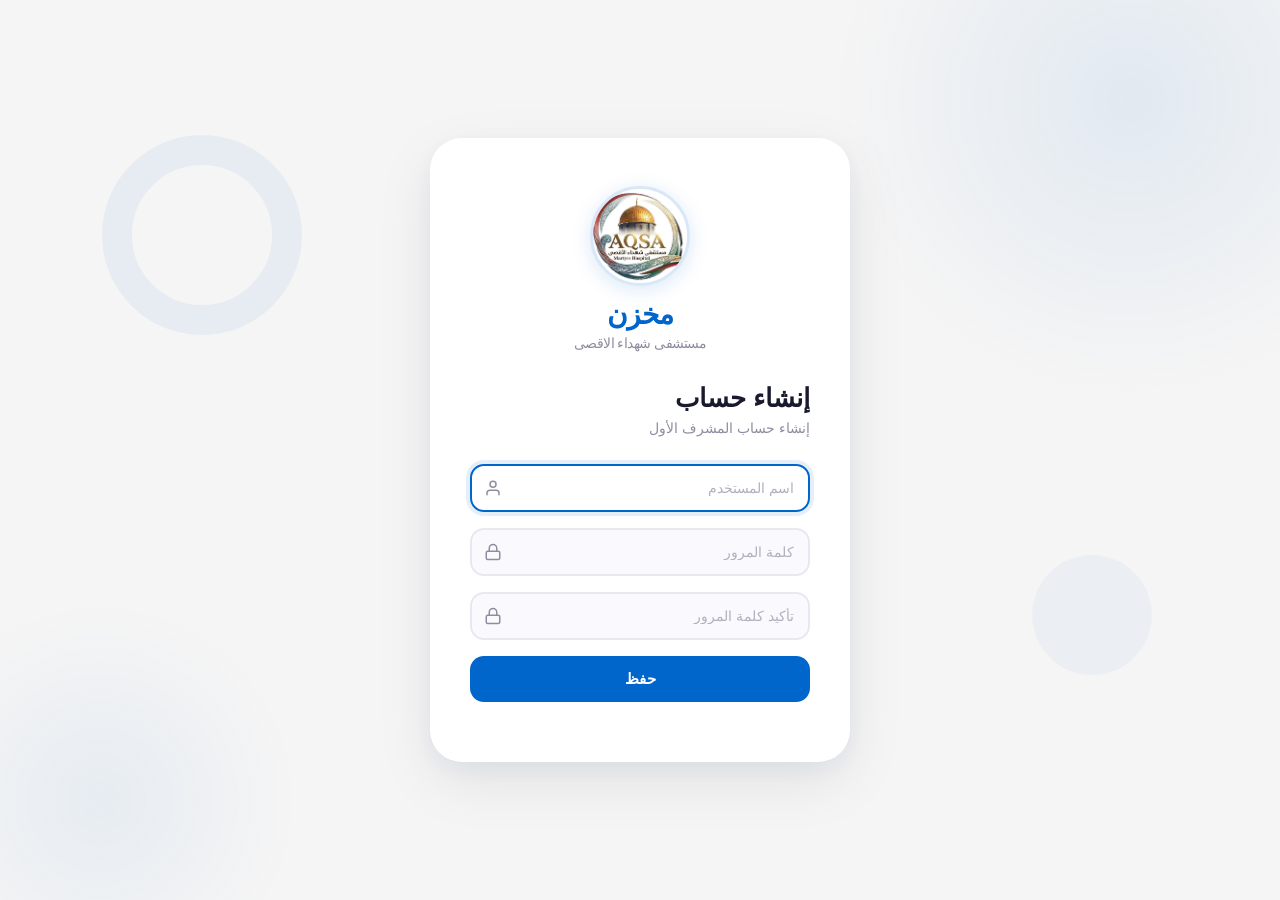
<file: index.html>
<!DOCTYPE html>
<html lang="ar" dir="rtl">
<head>
    <meta charset="UTF-8">
    <meta name="viewport" content="width=device-width, initial-scale=1.0">
    <title>BenApp - تسجيل الدخول</title>
</head>
<body>
    <script>
        const currentUser = JSON.parse(localStorage.getItem('inv_current_user'));
        window.location.href = currentUser ? 'المخزون/index.html' : 'login/index.html';
    </script>
</body>
</html>
</file>
<file: login/style.css>
* {
    margin: 0;
    padding: 0;
    box-sizing: border-box;
}

body {
    font-family: 'Segoe UI', -apple-system, BlinkMacSystemFont, sans-serif;
    background: #F5F5F5;
    min-height: 100vh;
    display: flex;
    align-items: center;
    justify-content: center;
    overflow: hidden;
}

.login-wrapper {
    position: relative;
    width: 100%;
    min-height: 100vh;
    display: flex;
    align-items: center;
    justify-content: center;
    padding: 20px;
}

/* Decorative Circles */
.deco-circle {
    position: fixed;
    border-radius: 50%;
    z-index: 0;
    pointer-events: none;
}

.deco-circle--1 {
    width: 600px;
    height: 600px;
    background: radial-gradient(circle, rgba(0,102,204,0.08) 0%, transparent 70%);
    top: -200px;
    right: -150px;
}

.deco-circle--2 {
    width: 400px;
    height: 400px;
    background: radial-gradient(circle, rgba(0,102,204,0.06) 0%, transparent 70%);
    bottom: -100px;
    left: -100px;
}

.deco-circle--3 {
    width: 200px;
    height: 200px;
    border: 30px solid rgba(0,102,204,0.06);
    top: 15%;
    left: 8%;
}

.deco-circle--4 {
    width: 120px;
    height: 120px;
    background: rgba(0,102,204,0.04);
    bottom: 25%;
    right: 10%;
}

/* Card */
.login-card {
    position: relative;
    z-index: 1;
    background: #FFFFFF;
    border-radius: 32px;
    box-shadow: 0 20px 60px rgba(0, 0, 0, 0.08), 0 8px 24px rgba(0, 102, 204, 0.06);
    width: 420px;
    max-width: 100%;
    padding: 48px 40px 40px;
    animation: fadeUp 0.6s ease;
}

.brand {
    text-align: center;
    margin-bottom: 32px;
    display: flex;
    flex-direction: column;
    align-items: center;
    gap: 4px;
}

.login-logo {
    width: 100px;
    height: 100px;
    border-radius: 50%;
    border: 3px solid rgba(0,102,204,0.15);
    box-shadow: 0 4px 20px rgba(0,102,204,0.15);
    object-fit: cover;
    margin-bottom: 8px;
}

.brand span {
    font-size: 28px;
    font-weight: 700;
    color: #0066CC;
    letter-spacing: -0.5px;
}

.brand .brand-sub {
    font-size: 14px;
    font-weight: 500;
    color: #8E8EA0;
}

.form-panel {
    display: block;
}

.form-title {
    font-size: 26px;
    font-weight: 700;
    color: #1A1A2E;
    margin-bottom: 6px;
}

.form-subtitle {
    font-size: 14px;
    color: #8E8EA0;
    margin-bottom: 28px;
}

/* Input */
.input-group {
    position: relative;
    margin-bottom: 16px;
}

.input-icon {
    position: absolute;
    left: 14px;
    top: 50%;
    transform: translateY(-50%);
    display: flex;
    align-items: center;
    justify-content: center;
    pointer-events: none;
    z-index: 2;
}

.input-group input {
    width: 100%;
    padding: 14px 14px 14px 46px;
    font-size: 14px;
    font-family: inherit;
    border: 2px solid #E8E8F0;
    border-radius: 14px;
    outline: none;
    background: #FAFAFE;
    color: #1A1A2E;
    transition: border-color 0.25s, box-shadow 0.25s, background 0.25s;
}

.input-group input::placeholder {
    color: #B0B0C0;
}

.input-group input:focus {
    border-color: #0066CC;
    box-shadow: 0 0 0 4px rgba(0, 102, 204, 0.10);
    background: #FFFFFF;
}

.input-group input:hover:not(:focus) {
    border-color: #C8C8D8;
}

/* Error */
.error-msg {
    color: #E74C3C;
    font-size: 13px;
    margin-bottom: 16px;
    display: none;
}

/* Button */
.btn-signin {
    width: 100%;
    padding: 14px;
    font-size: 15px;
    font-weight: 600;
    font-family: inherit;
    border: none;
    border-radius: 14px;
    background: #0066CC;
    color: #FFFFFF;
    cursor: pointer;
    transition: background 0.25s, transform 0.15s, box-shadow 0.25s;
    margin-bottom: 20px;
}

.btn-signin:hover {
    background: #0052A3;
    box-shadow: 0 8px 24px rgba(0, 102, 204, 0.30);
    transform: translateY(-1px);
}

.btn-signin:active {
    transform: translateY(0);
    box-shadow: none;
}

/* Register */
.register-area {
    text-align: left;
}

.register-link {
    font-size: 14px;
    font-weight: 500;
    color: #0066CC;
    text-decoration: none;
    transition: color 0.2s;
    cursor: pointer;
}

.register-link:hover {
    color: #0052A3;
    text-decoration: underline;
}

/* Animation */
@keyframes fadeUp {
    from {
        opacity: 0;
        transform: translateY(24px);
    }
    to {
        opacity: 1;
        transform: translateY(0);
    }
}

/* Responsive */
@media (max-width: 480px) {
    .login-card {
        padding: 36px 24px 32px;
        border-radius: 24px;
    }
    .brand {
        font-size: 24px;
    }
    .form-title {
        font-size: 22px;
    }
    .deco-circle--1 { width: 300px; height: 300px; top: -100px; right: -100px; }
    .deco-circle--2 { width: 250px; height: 250px; }
}
</file>
<file: style.css>
* {
    margin: 0;
    padding: 0;
    box-sizing: border-box;
}

:root {
    --primary: #6C5CE7;
    --primary-dark: #5A4BD1;
    --primary-light: #F0EEFF;
    --secondary: #FD79A8;
    --secondary-light: #FFF0F5;
    --success: #00B894;
    --success-light: #E6FFF9;
    --danger: #FF6B6B;
    --danger-light: #FFE8E8;
    --warning: #FDCB6E;
    --warning-light: #FFF8E1;
    --purple: #A29BFE;
    --purple-light: #F0EEFF;
    --gray-50: #FAFAFE;
    --gray-100: #F1F0F7;
    --gray-200: #E2E1ED;
    --gray-300: #C5C4D2;
    --gray-400: #9D9BB0;
    --gray-500: #7C7A92;
    --gray-600: #5F5D74;
    --gray-700: #444259;
    --gray-800: #2D2B3F;
    --gray-900: #1A1829;
    --radius-sm: 10px;
    --radius: 16px;
    --radius-lg: 24px;
    --shadow: 0 4px 15px rgba(108, 92, 231, 0.12);
    --shadow-lg: 0 8px 30px rgba(108, 92, 231, 0.18);
    --bg: #F1F0F7;
    --card-bg: #ffffff;
    --text: #1A1829;
    --text-muted: #5F5D74;
    --border: #E2E1ED;
}

[data-theme="dark"] {
    --primary: #A29BFE;
    --primary-dark: #8B7CF7;
    --primary-light: #2D2B3F;
    --secondary: #FD79A8;
    --secondary-light: #3D1F2F;
    --success: #55EFC4;
    --success-light: #1A2F2A;
    --danger: #FF6B6B;
    --danger-light: #3D1A1A;
    --warning: #FDCB6E;
    --warning-light: #3D3020;
    --gray-50: #1A1829;
    --gray-100: #2D2B3F;
    --gray-200: #444259;
    --gray-300: #5F5D74;
    --gray-400: #7C7A92;
    --gray-500: #9D9BB0;
    --gray-600: #C5C4D2;
    --gray-700: #E2E1ED;
    --gray-800: #F1F0F7;
    --gray-900: #FAFAFE;
    --shadow: 0 4px 15px rgba(0, 0, 0, 0.3);
    --shadow-lg: 0 8px 30px rgba(0, 0, 0, 0.4);
    --bg: #0D0B1A;
    --card-bg: #1A1829;
    --text: #F1F0F7;
    --text-muted: #9D9BB0;
    --border: #444259;
}

body {
    font-family: 'Segoe UI', Tahoma, Geneva, Verdana, sans-serif;
    background: var(--gray-100);
    color: var(--gray-900);
    line-height: 1.6;
}

.logo-sm {
    width: 55px; height: 55px;
    border-radius: 50%;
    border: 2px solid rgba(255,255,255,0.15);
    box-shadow: 0 4px 15px rgba(0,0,0,0.2);
    object-fit: cover;
    transition: all 0.3s ease;
}
.logo-sm:hover {
    transform: scale(1.05);
    box-shadow: 0 6px 25px rgba(0,0,0,0.3);
}
.emoji-icon {
    font-size: 1.3em;
    display: inline-block;
    line-height: 1;
    vertical-align: middle;
    transition: transform 0.2s ease;
}
.emoji-icon:hover {
    animation: iconBounce 0.4s ease;
}
.theme-toggle {
    background: none;
    border: 2px solid var(--border);
    border-radius: 50%;
    width: 38px;
    height: 38px;
    font-size: 20px;
    cursor: pointer;
    display: flex;
    align-items: center;
    justify-content: center;
    transition: all 0.3s;
    margin-inline-end: 8px;
    flex-shrink: 0;
}
.theme-toggle:hover {
    border-color: var(--primary);
    background: var(--primary-light);
    transform: rotate(20deg);
}
@keyframes iconBounce {
    0%, 100% { transform: scale(1) rotate(0deg); }
    30% { transform: scale(1.2) rotate(-5deg); }
    60% { transform: scale(1.15) rotate(3deg); }
}
@keyframes fadeIn {
    from { opacity: 0; transform: translateY(10px); }
    to { opacity: 1; transform: translateY(0); }
}
@keyframes slideUp {
    from { transform: translateY(20px); opacity: 0; }
    to { transform: translateY(0); opacity: 1; }
}
@keyframes float {
    0%, 100% { transform: translateY(0px); }
    50% { transform: translateY(-5px); }
}

.layout {
    display: flex;
    min-height: 100vh;
}

/* Sidebar */
.sidebar {
    width: 250px;
    background: linear-gradient(180deg, var(--gray-900) 0%, #2D1F5E 100%);
    color: white;
    display: flex;
    flex-direction: column;
    position: fixed;
    top: 0;
    right: 0;
    bottom: 0;
    z-index: 100;
    transition: transform 0.3s ease;
}

.sidebar.collapsed {
    width: 70px;
}
.sidebar.collapsed .sidebar-nav .nav-item span:not(.emoji-icon) { display: none; }
.sidebar.collapsed .sidebar-nav .nav-item { justify-content: center; padding: 12px 8px; }
.sidebar.collapsed .sidebar-footer p { display: none; }
.sidebar.collapsed ~ .main-content { margin-right: 70px; }

.sidebar-header {
    padding: 20px 16px;
    text-align: center;
    border-bottom: 1px solid rgba(255,255,255,0.08);
    display: flex;
    flex-direction: column;
    align-items: center;
    gap: 4px;
}
.sidebar-brand { transition: all 0.3s; }
.sidebar.collapsed .sidebar-brand h2,
.sidebar.collapsed .sidebar-brand p { display: none; }
.sidebar.collapsed .sidebar-brand .logo-sm { width: 36px; height: 36px; }
.sidebar-header h2 {
    font-size: 16px;
    font-weight: 600;
    color: #fff;
}
.sidebar-header p {
    font-size: 12px;
    color: rgba(255,255,255,0.5);
    margin-top: 4px;
}

.sidebar-nav {
    flex: 1;
    padding: 12px 8px;
}
.sidebar-nav .nav-item {
    display: flex;
    align-items: center;
    gap: 12px;
    padding: 12px 16px;
    color: rgba(255,255,255,0.6);
    text-decoration: none;
    border-radius: var(--radius-sm);
    margin-bottom: 4px;
    transition: all 0.2s;
    font-size: 14px;
}
.sidebar-nav .nav-item:hover {
    background: rgba(255,255,255,0.08);
    color: white;
}
.sidebar-nav .nav-item.active {
    background: linear-gradient(135deg, var(--primary), var(--secondary));
    color: white;
    box-shadow: 0 4px 15px rgba(108, 92, 231, 0.3);
}
.sidebar-nav .nav-item .emoji-icon {
    font-size: 1.2em;
    width: 24px;
    text-align: center;
}

.sidebar-footer {
    padding: 12px 16px;
    border-top: 1px solid rgba(255,255,255,0.08);
    text-align: center;
    display: flex;
    flex-direction: column;
    align-items: center;
    gap: 6px;
}
.sidebar-footer p {
    font-size: 11px;
    color: rgba(255,255,255,0.3);
}
.sidebar-collapse {
    background: rgba(255,255,255,0.08);
    border: 1px solid rgba(255,255,255,0.12);
    color: #fff;
    width: 36px;
    height: 32px;
    border-radius: 10px;
    cursor: pointer;
    font-size: 14px;
    display: flex;
    align-items: center;
    justify-content: center;
    transition: transform 0.3s, background 0.2s;
    margin-bottom: 2px;
    backdrop-filter: blur(4px);
}
.sidebar-collapse:hover {
    background: rgba(255,255,255,0.2);
}
.sidebar.collapsed .sidebar-collapse {
    transform: rotate(180deg);
}

/* Main Content */
.main-content {
    flex: 1;
    margin-right: 250px;
    display: flex;
    flex-direction: column;
    transition: margin-right 0.3s ease;
}

.topbar {
    display: flex;
    align-items: center;
    justify-content: space-between;
    padding: 16px 32px;
    background: linear-gradient(135deg, #fff 0%, var(--gray-50) 100%);
    border-bottom: 2px solid var(--gray-200);
    position: sticky;
    top: 0;
    z-index: 50;
}

.date-box {
    display: flex;
    align-items: center;
    gap: 8px;
    padding: 7px 16px;
    border-radius: 50px;
    direction: ltr;
    white-space: nowrap;
    transition: all 0.3s ease;
}
.day-box {
    background: linear-gradient(135deg, #6C5CE7, #A29BFE);
    box-shadow: 0 4px 20px rgba(108, 92, 231, 0.3);
}
.date-full-box {
    background: linear-gradient(135deg, #FD79A8, #FDCB6E);
    box-shadow: 0 4px 20px rgba(253, 121, 168, 0.3);
}
.time-box {
    background: linear-gradient(135deg, #00B894, #55EFC4);
    box-shadow: 0 4px 20px rgba(0, 184, 148, 0.3);
}
.date-icon {
    font-size: 1.2em;
    animation: float 3s ease-in-out infinite;
    filter: drop-shadow(0 2px 4px rgba(0,0,0,0.2));
}
.date-text {
    color: white;
    font-size: 13px;
    font-weight: 600;
    text-shadow: 0 1px 3px rgba(0,0,0,0.2);
    letter-spacing: 0.3px;
}

.menu-toggle {
    display: none;
    background: none;
    border: none;
    font-size: 20px;
    color: var(--gray-700);
    cursor: pointer;
    padding: 8px;
}

.topbar-title h1 {
    font-size: 20px;
    font-weight: 600;
    color: var(--primary);
}

.topbar-actions {
    display: flex;
    align-items: center;
    gap: 12px;
}

/* Content */
.content {
    padding: 24px 32px;
    flex: 1;
}

.page {
    display: none;
    animation: fadeIn 0.3s ease;
}
.page.active {
    display: block;
}

/* Card */
.card {
    background: white;
    border-radius: var(--radius);
    box-shadow: var(--shadow);
    overflow: hidden;
    margin-bottom: 24px;
    transition: box-shadow 0.3s ease;
}
.card:hover {
    box-shadow: var(--shadow-lg);
}
.card-header {
    padding: 16px 24px;
    border-bottom: 2px solid var(--gray-100);
    background: linear-gradient(135deg, var(--gray-50), #fff);
}
.card-header h3 {
    font-size: 16px;
    font-weight: 600;
    display: flex;
    align-items: center;
    gap: 8px;
}
.card-header h3 .emoji-icon { font-size: 1.2em; }
.card-body {
    padding: 16px 24px;
}

/* Toolbar */
.toolbar {
    display: flex;
    align-items: center;
    gap: 12px;
    margin-bottom: 16px;
    flex-wrap: wrap;
}

.toolbar-search {
    display: flex;
    align-items: center;
    background: white;
    border: 2px solid var(--gray-200);
    border-radius: var(--radius-sm);
    padding: 0 12px;
    flex: 1;
    min-width: 200px;
    transition: border-color 0.2s;
}
.toolbar-search:focus-within {
    border-color: var(--primary);
    box-shadow: 0 0 0 3px rgba(108, 92, 231, 0.12);
}
.toolbar-search .emoji-icon { font-size: 1em; }
.toolbar-search input {
    border: none;
    padding: 9px 8px;
    font-size: 14px;
    outline: none;
    width: 100%;
    background: transparent;
    font-family: inherit;
}

/* Table */
.table-wrapper {
    overflow-x: auto;
}
.table {
    width: 100%;
    border-collapse: collapse;
    font-size: 13px;
}
.table th,
.table td {
    padding: 10px 14px;
    text-align: right;
    border-bottom: 1px solid var(--gray-100);
    white-space: nowrap;
}
.table th {
    font-size: 12px;
    font-weight: 600;
    color: var(--gray-600);
    letter-spacing: 0.5px;
    background: var(--gray-50);
}
.table tbody tr:hover {
    background: var(--primary-light);
}
.table tbody tr:last-child td {
    border-bottom: none;
}

/* Buttons */
.btn {
    display: inline-flex;
    align-items: center;
    gap: 6px;
    padding: 9px 18px;
    border: none;
    border-radius: var(--radius-sm);
    font-size: 13px;
    font-weight: 600;
    cursor: pointer;
    transition: all 0.2s;
    font-family: inherit;
    white-space: nowrap;
}
.btn-primary {
    background: linear-gradient(135deg, var(--primary), #8B7CF7);
    color: white;
}
.btn-primary:hover {
    background: linear-gradient(135deg, var(--primary-dark), var(--primary));
    transform: translateY(-1px);
    box-shadow: 0 4px 15px rgba(108, 92, 231, 0.3);
}
.btn-secondary {
    background: var(--gray-200);
    color: var(--gray-800);
}
.btn-secondary:hover {
    background: var(--gray-300);
    transform: translateY(-1px);
}
.btn-success {
    background: linear-gradient(135deg, var(--success), #00D2A0);
    color: white;
}
.btn-success:hover {
    background: linear-gradient(135deg, #00A07F, var(--success));
    transform: translateY(-1px);
    box-shadow: 0 4px 15px rgba(0, 184, 148, 0.3);
}
.btn-danger {
    background: linear-gradient(135deg, var(--danger), #FF8585);
    color: white;
}
.btn-danger:hover {
    background: linear-gradient(135deg, #E55555, var(--danger));
    transform: translateY(-1px);
    box-shadow: 0 4px 15px rgba(255, 107, 107, 0.3);
}
.btn-sm {
    padding: 5px 12px;
    font-size: 12px;
}
.btn-icon {
    padding: 5px 8px;
    border: none;
    border-radius: 8px;
    cursor: pointer;
    font-size: 13px;
    transition: all 0.2s;
    line-height: 1;
}
.btn-edit {
    background: var(--primary-light);
    color: var(--primary);
}
.btn-edit:hover {
    background: var(--primary);
    color: white;
    transform: scale(1.1);
}
.btn-delete {
    background: var(--danger-light);
    color: var(--danger);
}
.btn-delete:hover {
    background: var(--danger);
    color: white;
    transform: scale(1.1);
}

/* Forms */
.form-group {
    margin-bottom: 16px;
}
.form-group label {
    display: block;
    margin-bottom: 6px;
    font-size: 14px;
    font-weight: 600;
    color: var(--gray-800);
}
.form-group .required {
    color: var(--danger);
}
.form-group input,
.form-group select,
.form-group textarea {
    width: 100%;
    padding: 9px 12px;
    border: 2px solid var(--gray-200);
    border-radius: var(--radius-sm);
    font-size: 14px;
    outline: none;
    transition: border-color 0.2s, box-shadow 0.2s;
    font-family: inherit;
    background: var(--card-bg);
    color: var(--text);
}
.form-group input:focus,
.form-group select:focus,
.form-group textarea:focus {
    border-color: var(--primary);
    box-shadow: 0 0 0 3px rgba(108, 92, 231, 0.12);
}
.form-row {
    display: grid;
    grid-template-columns: 1fr 1fr;
    gap: 16px;
}
textarea {
    resize: vertical;
}

/* Modal */
.modal {
    display: none;
    position: fixed;
    top: 0;
    left: 0;
    right: 0;
    bottom: 0;
    background: rgba(0,0,0,0.5);
    z-index: 200;
    align-items: center;
    justify-content: center;
    animation: fadeIn 0.2s;
}
.modal.active {
    display: flex;
}
.modal-content {
    background: white;
    border-radius: var(--radius);
    width: 90%;
    max-width: 560px;
    max-height: 90vh;
    overflow-y: auto;
    box-shadow: var(--shadow-lg);
    animation: slideUp 0.3s ease;
}
.modal-sm {
    max-width: 420px;
}
.modal-header {
    display: flex;
    align-items: center;
    justify-content: space-between;
    padding: 18px 24px;
    border-bottom: 2px solid var(--gray-100);
    background: linear-gradient(135deg, var(--gray-50), #fff);
}
.modal-header h3 {
    font-size: 18px;
    font-weight: 600;
    display: flex;
    align-items: center;
    gap: 8px;
}
.modal-close {
    background: none;
    border: none;
    font-size: 24px;
    color: var(--gray-500);
    cursor: pointer;
    padding: 4px;
    line-height: 1;
    transition: color 0.2s, transform 0.2s;
    border-radius: 50%;
    width: 32px;
    height: 32px;
    display: flex;
    align-items: center;
    justify-content: center;
}
.modal-close:hover {
    color: var(--gray-800);
    background: var(--gray-100);
    transform: rotate(90deg);
}
.modal-body {
    padding: 24px;
}
.modal-footer {
    display: flex;
    justify-content: flex-end;
    gap: 12px;
    padding: 16px 24px;
    border-top: 1px solid var(--gray-200);
}

/* Empty State */
.empty-state {
    text-align: center;
    padding: 40px 20px;
    color: var(--gray-500);
}
.empty-state .emoji-icon {
    font-size: 3em;
    margin-bottom: 12px;
    animation: float 3s ease-in-out infinite;
}
.empty-state p {
    font-size: 16px;
    margin-bottom: 16px;
}

/* Responsive */
@media (max-width: 768px) {
    .sidebar {
        transform: translateX(250px);
    }
    .sidebar.collapsed {
        width: 250px;
    }
    .sidebar.collapsed .sidebar-collapse { transform: none; }
    .sidebar.collapsed .sidebar-brand h2,
    .sidebar.collapsed .sidebar-brand p { display: block; }
    .sidebar.collapsed .sidebar-brand .logo-sm { width: 55px; height: 55px; }
    .sidebar.collapsed .sidebar-nav .nav-item span:not(.emoji-icon) { display: inline; }
    .sidebar.collapsed .sidebar-nav .nav-item { justify-content: flex-start; padding: 12px 16px; }
    .sidebar.collapsed .sidebar-footer p { display: block; }
    .sidebar.collapsed ~ .main-content { margin-right: 0; }
    .sidebar.open { transform: translateX(0); }
    .main-content { margin-right: 0; }
    .menu-toggle { display: block; }
    .content { padding: 16px; }
    .toolbar { flex-direction: column; }
    .toolbar-search { width: 100%; }
    .form-row { grid-template-columns: 1fr; }
    .table { font-size: 12px; }
    .table th, .table td { padding: 7px 10px; }
}

/* Scrollbar */
::-webkit-scrollbar { width: 8px; height: 8px; }
::-webkit-scrollbar-track { background: var(--gray-100); }
::-webkit-scrollbar-thumb { background: linear-gradient(180deg, var(--primary), var(--secondary)); border-radius: 4px; }
::-webkit-scrollbar-thumb:hover { background: var(--primary-dark); }

/* Dark mode overrides */
[data-theme="dark"] .modal-content {
    background: var(--card-bg);
    border-color: var(--border);
}
[data-theme="dark"] .card,
[data-theme="dark"] .sidebar,
[data-theme="dark"] .topbar,
[data-theme="dark"] .table,
[data-theme="dark"] input,
[data-theme="dark"] select,
[data-theme="dark"] textarea {
    background: var(--card-bg);
    color: var(--text);
    border-color: var(--border);
}
[data-theme="dark"] .table tr:hover {
    background: var(--gray-100);
}
[data-theme="dark"] .date-box {
    background: linear-gradient(135deg, var(--gray-100), var(--gray-200)) !important;
}
[data-theme="dark"] ::-webkit-scrollbar-track { background: var(--gray-100); }
</file>
<file: التقارير/style.css>
#reportContent {
    margin-top: 16px;
}

.report-card {
    background: var(--gray-50);
    border-radius: var(--radius);
    padding: 16px;
    margin-bottom: 12px;
    border: 1px solid var(--gray-200);
}

.report-stats {
    display: grid;
    grid-template-columns: repeat(auto-fit, minmax(160px, 1fr));
    gap: 12px;
    margin-bottom: 20px;
}

.stat-box {
    background: linear-gradient(135deg, var(--primary-light), #fff);
    border: 1px solid var(--gray-200);
    border-radius: var(--radius);
    padding: 16px;
    text-align: center;
}

.stat-box .stat-value {
    font-size: 28px;
    font-weight: 700;
    color: var(--primary);
}

.stat-box .stat-label {
    font-size: 13px;
    color: var(--gray-500);
    margin-top: 4px;
}

.report-table {
    overflow-x: auto;
}
</file>
<file: الصادر-المنصرف/style.css>
/* Page-specific styles for Outgoing */
</file>
<file: الوارد-الإضافة/style.css>
/* Page-specific styles for Incoming */
</file>
